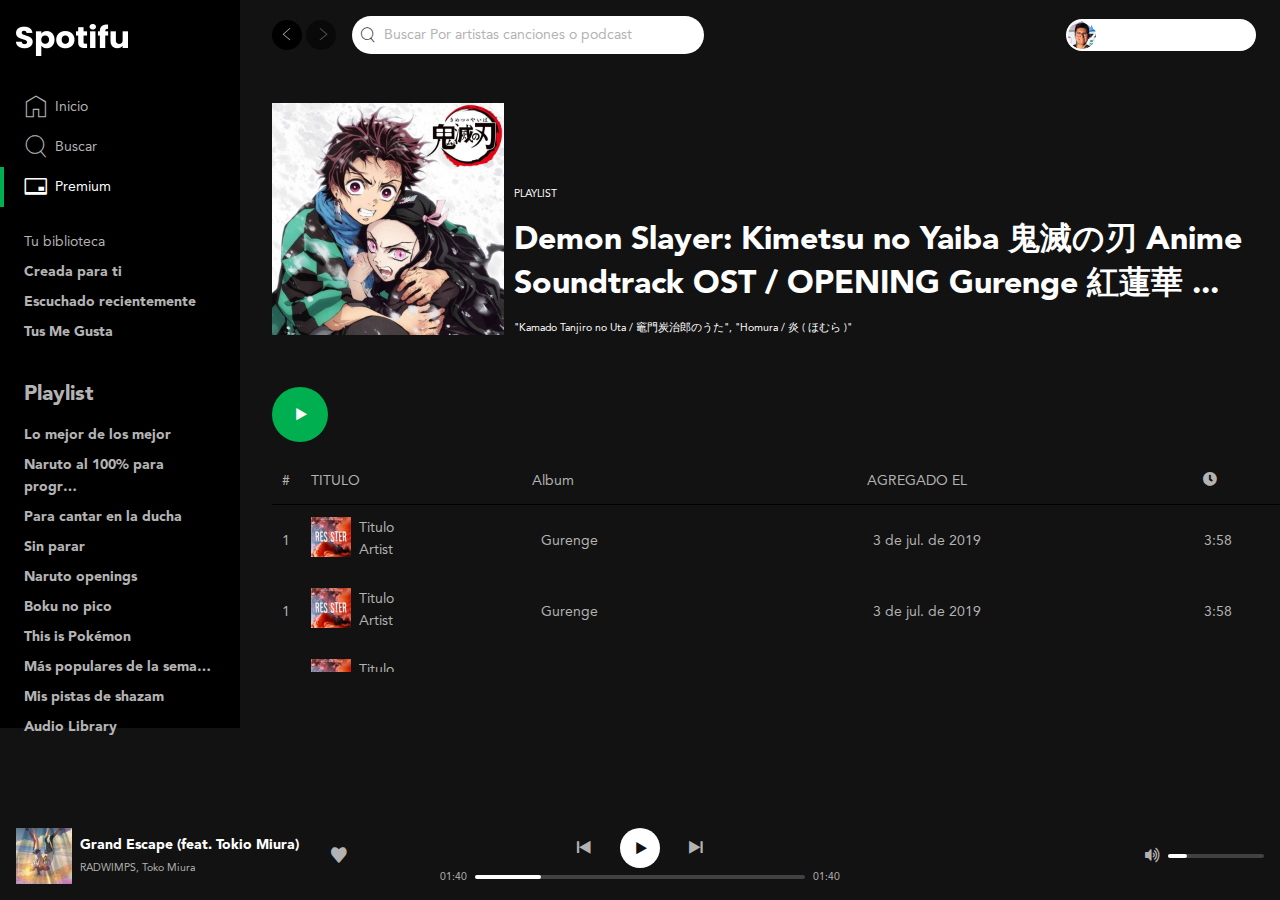
<file: index.html>
<!DOCTYPE html>
<html lang="en">

<head>
  <meta charset="UTF-8">
  <meta http-equiv="X-UA-Compatible" content="IE=edge">
  <meta name="viewport" content="width=device-width, initial-scale=1.0">
  <link rel="stylesheet" href="./css/index.css">
  <title>Spotifu</title>
  <meta property="og:title" content="Proyecto Leonidas esteban Spotifu" />
  <meta property="og:type" content="website" />
  <meta property="og:url" content="la de gir hub pages" />
  <meta property="og:image" content="https://ia.media-imdb.com/images/rock.jpg" />
  <meta property="og:description" content="Proyecto con flexbox en leonidasesteban.com." />
</head>

<body class="body">

  <div class="layout">

    <div class="layout-block">
      <div class="layout-sidebar">
        <div class="sidebar">
          <header class="logo">
            <a href="/" aria-current="page">
              <img src="./images/spotifu-logo.png" class="logo-image" alt="Logo de Spotifu" width="112" height="36">
            </a>
          </header>

          <nav class="menu" aria-label="Principal">
            <ul class="menu-list">
              <li class="menuItem ">
                <a href="/" aria-current="page" class="link">
                  <i class="icon-home" aria-hidden="true"></i>
                  <span>Inicio</span>
                </a>
              </li>

              <li class="menuItem "">
              <a href=" /" aria-current="page" class="link">
                <i class="icon-search" aria-hidden="true"></i>
                <span>Buscar</span>
                </a>
              </li>

              <li class="menuItem is-active"">
              <a href=" /" aria-current="page" class="link">
                <i class="icon-creditCard" aria-hidden="true"></i>
                <span>Premium</span>
                </a>
              </li>

            </ul>
          </nav>


          <!-- se le pone el id al titulo y la propiedad aria-labelledbya la nav para indicar cuando hay mas de 2 nav -->
          <nav class="list" aria-labelledby="library-navigation">
            <h2 class="list-title" id="library-navigation">Tu biblioteca</h2>
            <ul class="list-content">
              <li class="list-item">
                <a href="#" class="link">Creada para ti</a>
              </li>
              <li class="list-item">
                <a href="#" class="link">Escuchado recientemente</a>
              </li>
              <li class="list-item">
                <a href="#" class="link">Tus Me Gusta</a>
              </li>
            </ul>
          </nav>


          <nav class="list" aria-labelledby="playlist-navigation">
            <h2 class="list-tit le" id="playlist-navigation">Playlist</h2>
            <ul class="list-content">
              <li class="list-item">
                <a href="#" class="link">Lo mejor de los mejor</a>
              </li>
              <li class="list-item">
                <a href="#" class="link">Naruto al 100% para progr…</a>
              </li>
              <li class="list-item">
                <a href="#" class="link">Para cantar en la ducha</a>
              </li>
              <li class="list-item">
                <a href="#" class="link">Sin parar</a>
              </li>
              <li class="list-item">
                <a href="#" class="link">Naruto openings</a>
              </li>
              <li class="list-item">
                <a href="#" class="link">Boku no pico</a>
              </li>
              <li class="list-item">
                <a href="#" class="link">This is Pokémon</a>
              </li>
              <li class="list-item">
                <span class="ellipsis">
                  <a href="#" class="link">Más populares de la semana para ti que eres un pro</a>
                </span>
              </li>
              <li class="list-item">
                <a href="#" class="link">Mis pistas de shazam</a>
              </li>
              <li class="list-item">
                <a href="#" class="link">Audio Library</a>
              </li>
            </ul>
          </nav>
        </div>

      </div>

      <div class="layout-main">
        <div class="page">
          <div class="sticky">
            <div class="page-block">
              <header class="header" aria-label="Barra Superior Y Menu De Usuario">
                <div class="navigation">
                  <button class="navigation-prev" aria-label="Volver" title="Volver">
                    <i class="icon-arrowLeft" aria-hidden="true"></i>
                  </button>

                  <button class="navigation-next    " disabled aria-label="Avanzar" title="Avanzar">
                    <i class="icon-arrowRight" aria-hidden="true"></i>
                  </button>
                </div>

                <form class="search" role="search" aria-label="Buscar Por artistas canciones o podcast">
                  <i class="icon-search" aria-hidden="true"></i>
                  <input type="search" name="" id="" placeholder="Buscar Por artistas canciones o podcast">
                </form>

                <div class="Login">
                  <div class="imagen-container">
                    <img src="./images/leo.png" alt="imagen de perfil">
                  </div>
                  <div class="Login-nombre">
                    <p>Leonidas Eduardo</p>
                  </div>
                  <!-- <input type="button" name="" id=""> -->
                  <div class="Login-icon">
                    <i class="icon-Vector"></i>
                  </div>
                </div>


              </header>

            </div>

          </div>

          <main class="page-block">
            <div class="playList-title">
              <div class="playList-title-son espacio">
                <img src="./images/img-2.jpg" alt="cancion">
              </div>

              <div class="playList-title-son-2">
                <h3>PLAYLIST</h3>
                <h1>Demon Slayer: Kimetsu no Yaiba 鬼滅の刃 Anime Soundtrack OST / OPENING Gurenge 紅蓮華 ...</h1>
                <h3>"Kamado Tanjiro no Uta / 竈門炭治郎のうた", "Homura / 炎 ( ほむら )"</h3>
              </div>
            </div>

            <div class="playList-list">

              <button class="buttonIcon is-primary" aria-label="Reproducir" title="Reproducir"> <!-- accecibilidad -->
                <i class="icon-play" aria-hidden="true"></i>
              </button>

              <div class="details-cover sombra">
                <div class="hash">
                  #
                </div>
                <div class="titulo">
                  TITULO
                </div>
                <div class="Album">
                  Album
                </div>
                <div class="Add">
                  AGREGADO EL
                </div>
                <div class="clock">
                  <i class="icon-clock"></i>
                </div>
              </div>

              <div class="details-cover">
                <div class="hash">
                  1
                </div>
                <div class="titulo2">
                  <div class="cover-image">
                    <img src="./images/img-3.png" alt="cover de cancion">
                  </div>
                  <div class="cover-texto">
                    <p>Titulo</p>
                    <p>Artist</p>
                  </div>

                </div>
                <div class="Album">
                  <p>Gurenge</p>
                </div>
                <div class="Add">
                  <p>3 de jul. de 2019</p>
                </div>
                <div class="clock">
                  <p>3:58</p>
                </div>
              </div>

              <div class="details-cover">
                <div class="hash">
                  1
                </div>
                <div class="titulo2">
                  <div class="cover-image">
                    <img src="./images/img-3.png" alt="cover de cancion">
                  </div>
                  <div class="cover-texto">
                    <p>Titulo</p>
                    <p>Artist</p>
                  </div>

                </div>
                <div class="Album">
                  <p>Gurenge</p>
                </div>
                <div class="Add">
                  <p>3 de jul. de 2019</p>
                </div>
                <div class="clock">
                  <p>3:58</p>
                </div>
              </div>

              <div class="details-cover">
                <div class="hash">
                  1
                </div>
                <div class="titulo2">
                  <div class="cover-image">
                    <img src="./images/img-3.png" alt="cover de cancion">
                  </div>
                  <div class="cover-texto">
                    <p>Titulo</p>
                    <p>Artist</p>
                  </div>

                </div>
                <div class="Album">
                  <p>Gurenge</p>
                </div>
                <div class="Add">
                  <p>3 de jul. de 2019</p>
                </div>
                <div class="clock">
                  <p>3:58</p>
                </div>
              </div>

              <div class="details-cover">
                <div class="hash">
                  1
                </div>
                <div class="titulo2">
                  <div class="cover-image">
                    <img src="./images/img-3.png" alt="cover de cancion">
                  </div>
                  <div class="cover-texto">
                    <p>Titulo</p>
                    <p>Artist</p>
                  </div>

                </div>
                <div class="Album">
                  <p>Gurenge</p>
                </div>
                <div class="Add">
                  <p>3 de jul. de 2019</p>
                </div>
                <div class="clock">
                  <p>3:58</p>
                </div>
              </div>

              <div class="details-cover">
                <div class="hash">
                  1
                </div>
                <div class="titulo2">
                  <div class="cover-image">
                    <img src="./images/img-3.png" alt="cover de cancion">
                  </div>
                  <div class="cover-texto">
                    <p>Titulo</p>
                    <p>Artist</p>
                  </div>

                </div>
                <div class="Album">
                  <p>Gurenge</p>
                </div>
                <div class="Add">
                  <p>3 de jul. de 2019</p>
                </div>
                <div class="clock">
                  <p>3:58</p>
                </div>
              </div>

              <div class="details-cover">
                <div class="hash">
                  1
                </div>
                <div class="titulo2">
                  <div class="cover-image">
                    <img src="./images/img-3.png" alt="cover de cancion">
                  </div>
                  <div class="cover-texto">
                    <p>Titulo</p>
                    <p>Artist</p>
                  </div>

                </div>
                <div class="Album">
                  <p>Gurenge</p>
                </div>
                <div class="Add">
                  <p>3 de jul. de 2019</p>
                </div>
                <div class="clock">
                  <p>3:58</p>
                </div>
              </div>

              
            </div>
          </main>


        </div>


      </div>

    </div>

    <div class="layout-block">
      <footer class="layout-bottom">
        <div class="player">
          <div class="player-nowPlaying">
            <div class="nowPlaying">
              <div class="nowPlaying-cover">
                <img src="./images/grand-escape.png" width="56" height="56"
                  alt="portada de Grand Escape (feat. Tokio Miura) de RADWIMPS, Toko Miura"
                  title="portada de Grand Escape (feat. Tokio Miura) de RADWIMPS, Toko Miura">

              </div>
              <div class="nowPlaying-details">
                <div class="nowPlaying-description">
                  <a href="#song" class="nowPlaying-title">
                    Grand Escape (feat. Tokio Miura)
                  </a>
                  <a href="#artista" class="nowPlaying-artist">
                    RADWIMPS, Toko Miura
                  </a>
                </div>
                <div class="nowPlaying-actions">
                  <button class="player-control" role="switch" aria-checked="false"
                    aria-label="Guardar en tu biblioteca"="Guardar en tu biblioteca">
                    <i class="icon-heart" aria-hidden="true"></i>
                  </button>
                </div>
              </div>
            </div>

          </div>

          <div class="player-playerControls">
            <div class="playerControls">
              <div class="playerControls-buttons" aria-label="Controles De Reproduccion">
                <button class="buttonIcon" aria-label="Anterior" title="Anterior"> <!-- accecibilidad -->
                  <i class="icon-prev" aria-hidden="true"></i>
                </button>

                <button class="buttonIcon is-white" aria-label="Reproducir" title="Reproducir"> <!-- accecibilidad -->
                  <i class="icon-play" aria-hidden="true"></i>
                </button>

                <button class="buttonIcon" aria-label="Siguiente" title="Siguiente"> <!-- accecibilidad -->
                  <i class="icon-next" aria-hidden="true"></i>
                </button>
              </div>
              <div class="playerPlayback">
                <span class="playerPlayback-progressTime">01:40</span>
                <div class="playerPlayback-slider">
                  <div class="slider">
                    <div class="slider-progress">
                      <button class="slider-button" aria-label="Controlar el progreso de la reproduccion"></button>
                    </div>
                  </div>
                </div>
                <span class="playerPlayback-progressTime">01:40</span>
              </div>

            </div>

          </div>
          <div class="player-playerVolume">
            <div class="playerVolume">
              <button class="player-control" aria-label="Silenciar" aria-describedby="volumen-icon">
                <i class="icon-volumeUp" id="volumen-icon" role="presentation"></i>
              </button>
              <div class="playerVolume-slider">
                <div class="slider">
                  <div class="slider-progress">
                    <button class="slider-button" aria-label="Controlar el progreso de la reproduccion"></button>
                  </div>
                </div>
              </div>
            </div>

          </div>

        </div>
      </footer>

    </div>


  </div>



  <!-- role="banner" cuando es div(landmarks) -->



  <!-- <div>
    <button class="buttonIcon is-white" aria-label="Reproducir" title="Reproducir">  accecibilidad 
      <i class="icon-play" aria-hidden="true"></i>
    </button>

    <button class="buttonIcon is-primary" aria-label="Reproducir" title="Reproducir">  accecibilidad 
      <i class="icon-play" aria-hidden="true"></i>
    </button>
  </div> -->
  <!-- <button class="buttonIcon" aria-label="Reproducir" title="Reproducir"> accecibilidad
      <i class="icon-play" aria-hidden="true"></i>
    </button>
  </div>
 -->




  <!--PRUEBA INICIAL -->
  <!-- <a href="" class="link">Click Aqui</a>
  <p>Lorem ipsum dolor sit amet consectetur adipisicing elit. Maiores quae corporis dignissimos ea sapiente harum culpa,
    ratione veritatis officiis iste libero magni ipsum, illo, nesciunt id pariatur distinctio doloremque. Cum.</p>
  <button>
    <i class="button icon-home"></i>
  </button>
  <i class="icon-homeActive"></i>
  <img src="./icons/home.svg" alt="home">
  <div class="icon-home"></div>
  <h1>Spotifu</h1> -->
</body>

</html>
</file>
<file: css/index.css>
/* @import '../font/Avenir Next Condensed.ttc';
@import '../font/Avenir Next.ttc';
@import '../font/Avenir.ttc';
@import '../font/AvenirLTStd-Black.otf';
@import '../font/AvenirLTStd-Book.otf';
@import '../font/AvenirLTStd-Roman.otf'; */
@import '../css/icons.css';
@import '../css/fonts.css';
@import '../css/body.css';
@import '../css/link.css';
@import '../css/button-icon.css';
@import '../css/sidebar.css';
@import '../css/ellipsis.css';
@import '../css/player.css';
@import '../css/page.css';
@import '../css/layout.css';
@import '../css/scrollbar.css';
@import '../css/login-button.css';
@import '../css/lista-reproducion.css';

:root {
  --primary: #00b050;
  --white: #ffffff;
  --gray10: #b3b3b3;
  --gray20: #737373;
  --gray30: #282828;
  --gray40: #181818;
  --gray50: #121212;
  --gray60: #000000;
  --basefontFamily: Avenir, Helvetica, sans-serif;
  --headline1: bold 2rem/normal var(--basefontFamily);
  --headline2: bold 1.5rem/1.75rem var(--basefontFamily);
  --baseFont: normal .875rem/1.375rem var(--basefontFamily);
  --baseFontBold: bold .875rem/1.375rem var(--basefontFamily);
  --button: .875rem/1rem var(--basefontFamily);
  --small: normal .75em/normal var(--basefontFamily);
}


@media screen and (min-width:768px) {
  :root {
    font-size: 16px;
  }
}


/* @media screen and (min-width:1366px) {
  :root {
    font-size: 18px;
  }
} */
</file>
